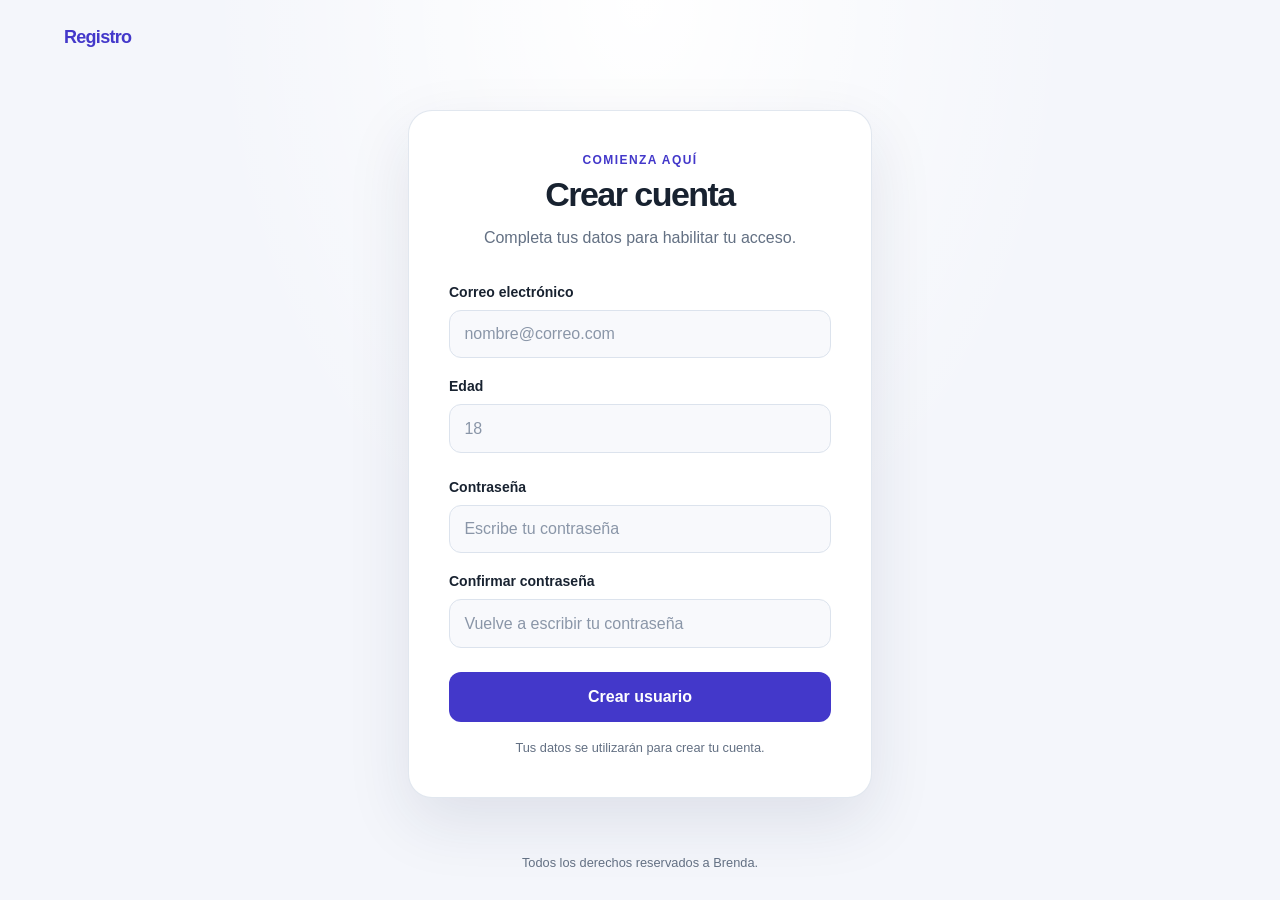
<file: index.html>
<!doctype html>
<html lang="es">

<head>
    <meta charset="utf-8">
    <meta name="viewport" content="width=device-width, initial-scale=1">
    <meta name="description" content="Crea tu cuenta completando el formulario de registro.">
    <meta name="theme-color" content="#f4f6fb">
    <title>Crear cuenta | Registro</title>
    <link rel="stylesheet" href="style.css">
</head>

<body>
    <header class="encabezado">
        <a class="marca" href="index.html" aria-label="Inicio del registro">Registro</a>
    </header>

    <main class="contenido-principal">
        <section class="tarjeta tarjeta-registro" aria-labelledby="titulo-registro">
            <header class="encabezado-tarjeta">
                <p class="sobrelinea">Comienza aquí</p>
                <h1 id="titulo-registro">Crear cuenta</h1>
                <p class="texto-secundario">Completa tus datos para habilitar tu acceso.</p>
            </header>

            <form class="formulario" onsubmit="capturarDatos(event)">
                <section class="grupo-campos" aria-label="Datos personales">
                    <label class="campo" for="email">
                        <span class="etiqueta-campo">Correo electrónico</span>
                        <input
                            class="control"
                            type="email"
                            name="email"
                            id="email"
                            placeholder="nombre@correo.com"
                            autocomplete="email"
                            required>
                    </label>

                    <label class="campo" for="edad">
                        <span class="etiqueta-campo">Edad</span>
                        <input
                            class="control"
                            type="number"
                            name="edad"
                            id="edad"
                            placeholder="18"
                            min="18"
                            inputmode="numeric"
                            required>
                    </label>
                </section>

                <section class="grupo-campos" aria-label="Seguridad de la cuenta">
                    <label class="campo" for="contrasenia">
                        <span class="etiqueta-campo">Contraseña</span>
                        <input
                            class="control"
                            type="password"
                            name="contrasenia"
                            id="contrasenia"
                            placeholder="Escribe tu contraseña"
                            autocomplete="new-password"
                            required>
                    </label>

                    <label class="campo" for="confirmar-contrasenia">
                        <span class="etiqueta-campo">Confirmar contraseña</span>
                        <input
                            class="control"
                            type="password"
                            name="confirmar-contrasenia"
                            id="confirmar-contrasenia"
                            placeholder="Vuelve a escribir tu contraseña"
                            autocomplete="new-password"
                            required>
                    </label>
                </section>

                <button class="boton boton-principal" type="submit">Crear usuario</button>
                <p class="nota-seguridad">Tus datos se utilizarán para crear tu cuenta.</p>
            </form>
        </section>
    </main>

    <footer class="pie-pagina">
        <p>Todos los derechos reservados a Brenda.</p>
    </footer>

    <script src="script.js"></script>
</body>

</html>
</file>
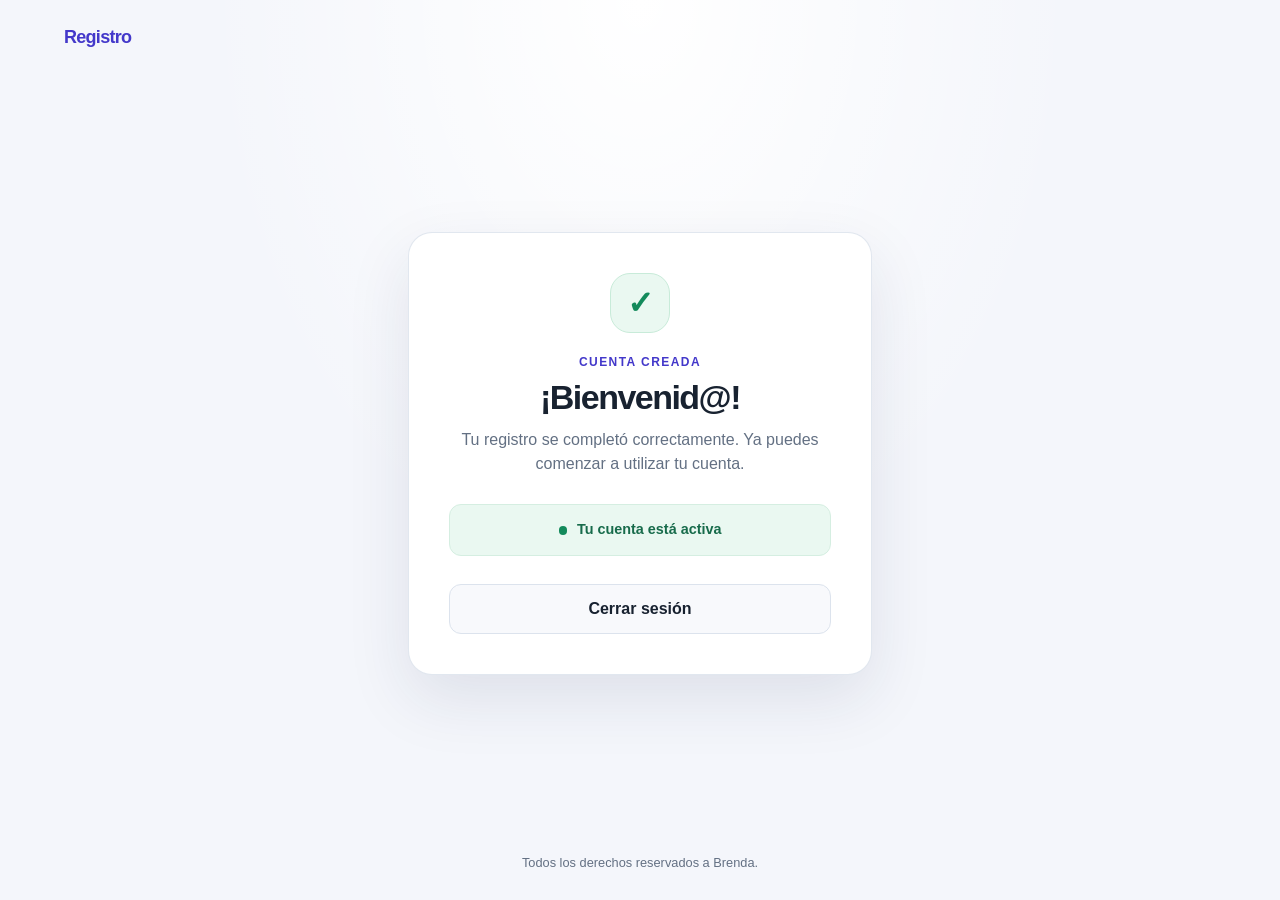
<file: bienvenida.html>
<!doctype html>
<html lang="es">

<head>
    <meta charset="utf-8">
    <meta name="viewport" content="width=device-width, initial-scale=1">
    <meta name="description" content="Bienvenida a tu cuenta. Tu registro se completó correctamente.">
    <meta name="theme-color" content="#f4f6fb">
    <title>Bienvenida | Registro</title>
    <link rel="stylesheet" href="style.css">
</head>

<body>
    <header class="encabezado">
        <a class="marca" href="index.html" aria-label="Inicio del registro">Registro</a>
    </header>

    <main class="contenido-principal">
        <section class="tarjeta tarjeta-bienvenida" aria-labelledby="titulo-bienvenida">
            <p class="icono-exito" aria-hidden="true">✓</p>
            <p class="sobrelinea">Cuenta creada</p>
            <h1 id="titulo-bienvenida">¡Bienvenid@!</h1>
            <p class="texto-secundario">Tu registro se completó correctamente. Ya puedes comenzar a utilizar tu cuenta.</p>

            <section class="estado-cuenta" aria-label="Estado de la cuenta">
                <span class="indicador-activo" aria-hidden="true"></span>
                <p>Tu cuenta está activa</p>
            </section>

            <button class="boton boton-secundario" type="button" onclick="logout()">Cerrar sesión</button>
        </section>
    </main>

    <footer class="pie-pagina">
        <p>Todos los derechos reservados a Brenda.</p>
    </footer>

    <script src="script.js"></script>
</body>

</html>
</file>
<file: style.css>
:root {
    color-scheme: light;
    --color-fondo: #f4f6fb;
    --color-superficie: #ffffff;
    --color-texto: #182230;
    --color-texto-secundario: #637083;
    --color-borde: #dce3ed;
    --color-primario: #4338ca;
    --color-primario-hover: #3730a3;
    --color-primario-suave: #eef0ff;
    --color-exito: #138a5b;
    --color-exito-suave: #eaf8f1;
    --sombra-tarjeta: 0 1.5rem 4rem rgb(29 44 75 / 10%);
    --radio-tarjeta: 1.5rem;
    --radio-control: 0.75rem;
    --ancho-tarjeta: 29rem;
}

* {
    box-sizing: border-box;
}

body {
    display: flex;
    flex-direction: column;
    min-width: 20rem;
    min-height: 100vh;
    margin: 0;
    background:
        radial-gradient(ellipse at top, #ffffff 0, transparent 48%),
        var(--color-fondo);
    color: var(--color-texto);
    font-family: Inter, "Segoe UI", Roboto, Arial, sans-serif;
    line-height: 1.5;
}

.encabezado {
    width: min(100% - 3rem, 72rem);
    margin: 0 auto;
    padding: 1.5rem 0;
}

.marca {
    color: var(--color-primario);
    font-size: 1.125rem;
    font-weight: 750;
    letter-spacing: -0.04em;
    text-decoration: none;
}

.contenido-principal {
    display: grid;
    flex: 1;
    place-items: center;
    width: 100%;
    padding: 1.5rem;
}

.tarjeta {
    width: min(100%, var(--ancho-tarjeta));
    padding: clamp(1.5rem, 5vw, 2.5rem);
    border: 1px solid rgb(220 227 237 / 85%);
    border-radius: var(--radio-tarjeta);
    background: var(--color-superficie);
    box-shadow: var(--sombra-tarjeta);
}

.encabezado-tarjeta {
    margin-bottom: 2rem;
    text-align: center;
}

.sobrelinea {
    margin: 0 0 0.35rem;
    color: var(--color-primario);
    font-size: 0.75rem;
    font-weight: 700;
    letter-spacing: 0.12em;
    text-transform: uppercase;
}

h1 {
    margin: 0;
    font-size: clamp(1.75rem, 6vw, 2.125rem);
    letter-spacing: -0.045em;
    line-height: 1.2;
}

.texto-secundario {
    margin: 0.65rem 0 0;
    color: var(--color-texto-secundario);
}

.formulario {
    display: grid;
    gap: 1.5rem;
}

.grupo-campos {
    display: grid;
    gap: 1.125rem;
}

.campo {
    display: grid;
    gap: 0.45rem;
}

.etiqueta-campo {
    font-size: 0.875rem;
    font-weight: 650;
}

.control {
    width: 100%;
    min-height: 3rem;
    padding: 0.7rem 0.9rem;
    border: 1px solid var(--color-borde);
    border-radius: var(--radio-control);
    outline: none;
    background: #f8f9fc;
    color: var(--color-texto);
    font: inherit;
    transition: border-color 160ms ease, box-shadow 160ms ease, background-color 160ms ease;
}

.control::placeholder {
    color: #8a96a8;
}

.control:focus {
    border-color: var(--color-primario);
    outline: 3px solid rgb(67 56 202 / 14%);
    background: var(--color-superficie);
}

.boton {
    display: inline-flex;
    min-height: 3.125rem;
    align-items: center;
    justify-content: center;
    padding: 0.75rem 1.25rem;
    border: 1px solid transparent;
    border-radius: var(--radio-control);
    cursor: pointer;
    font: inherit;
    font-weight: 700;
    transition: background-color 160ms ease, border-color 160ms ease, transform 160ms ease;
}

.boton:focus-visible,
.marca:focus-visible {
    outline: 3px solid rgb(67 56 202 / 35%);
    outline-offset: 3px;
}

.boton:active {
    transform: translateY(1px);
}

.boton-principal {
    width: 100%;
    background: var(--color-primario);
    color: #ffffff;
}

.boton-principal:hover {
    background: var(--color-primario-hover);
}

.nota-seguridad {
    margin: -0.5rem 0 0;
    color: var(--color-texto-secundario);
    font-size: 0.8rem;
    text-align: center;
}

.tarjeta-bienvenida {
    text-align: center;
}

.icono-exito {
    display: grid;
    width: 3.75rem;
    height: 3.75rem;
    place-items: center;
    margin: 0 auto 1.25rem;
    border: 1px solid #c8ebd9;
    border-radius: 1.25rem;
    background: var(--color-exito-suave);
    color: var(--color-exito);
    font-size: 2rem;
    font-weight: 700;
}

.estado-cuenta {
    display: flex;
    align-items: center;
    justify-content: center;
    gap: 0.6rem;
    margin: 1.75rem 0;
    padding: 0.9rem 1rem;
    border: 1px solid #d5eee1;
    border-radius: var(--radio-control);
    background: var(--color-exito-suave);
    color: #176b4b;
}

.estado-cuenta p {
    margin: 0;
    font-size: 0.9rem;
    font-weight: 650;
}

.indicador-activo {
    width: 0.55rem;
    height: 0.55rem;
    border-radius: 50%;
    background: var(--color-exito);
}

.boton-secundario {
    width: 100%;
    border-color: var(--color-borde);
    background: #f8f9fc;
    color: var(--color-texto);
}

.boton-secundario:hover {
    border-color: #c6cfdd;
    background: #eef1f6;
}

.pie-pagina {
    padding: 1.25rem 1.5rem 1.75rem;
    color: var(--color-texto-secundario);
    font-size: 0.8rem;
    text-align: center;
}

.pie-pagina p {
    margin: 0;
}

@media (max-width: 30rem) {
    .encabezado {
        width: min(100% - 2rem, 72rem);
        padding: 1.25rem 0 0.5rem;
    }

    .contenido-principal {
        padding: 1rem;
    }

    .tarjeta {
        border-radius: 1.25rem;
    }

    .pie-pagina {
        padding-bottom: 1.25rem;
    }
}

@media (prefers-reduced-motion: reduce) {
    *,
    *::before,
    *::after {
        scroll-behavior: auto !important;
        transition-duration: 0.01ms !important;
    }
}
</file>
